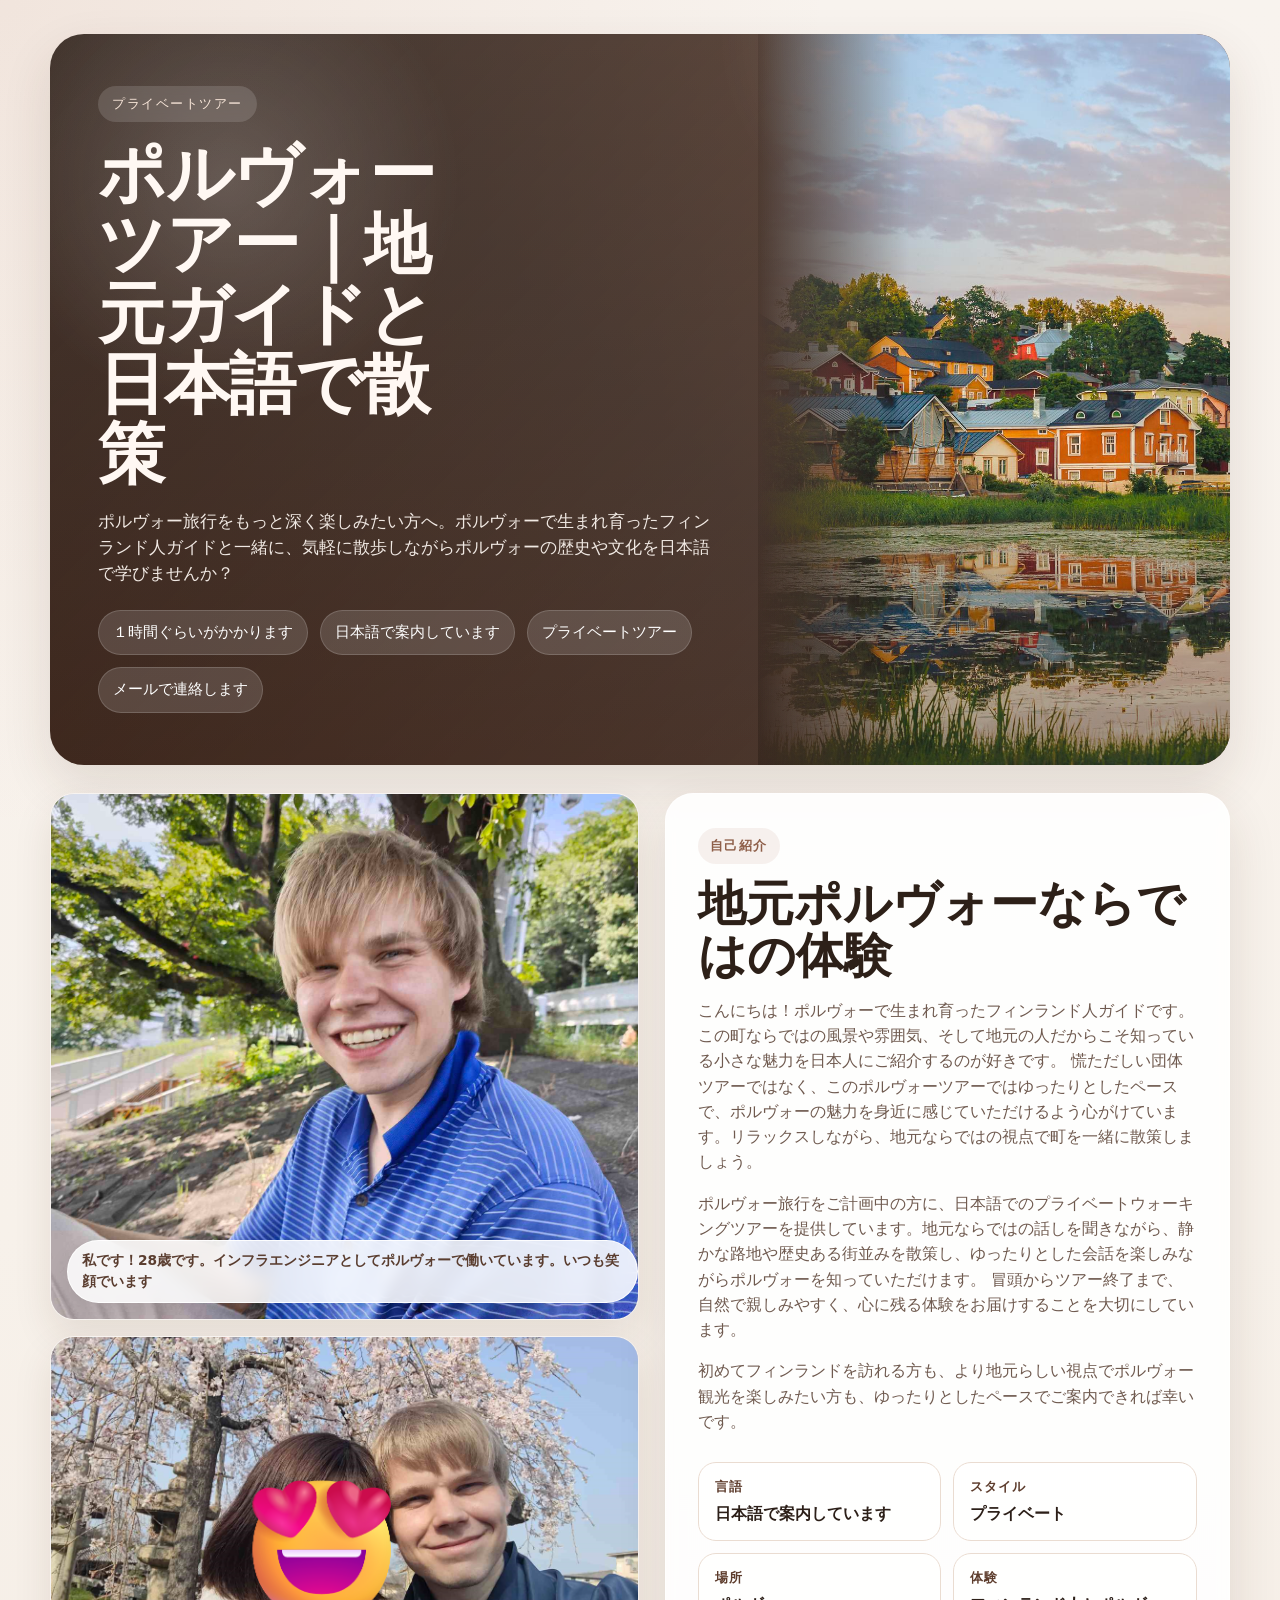
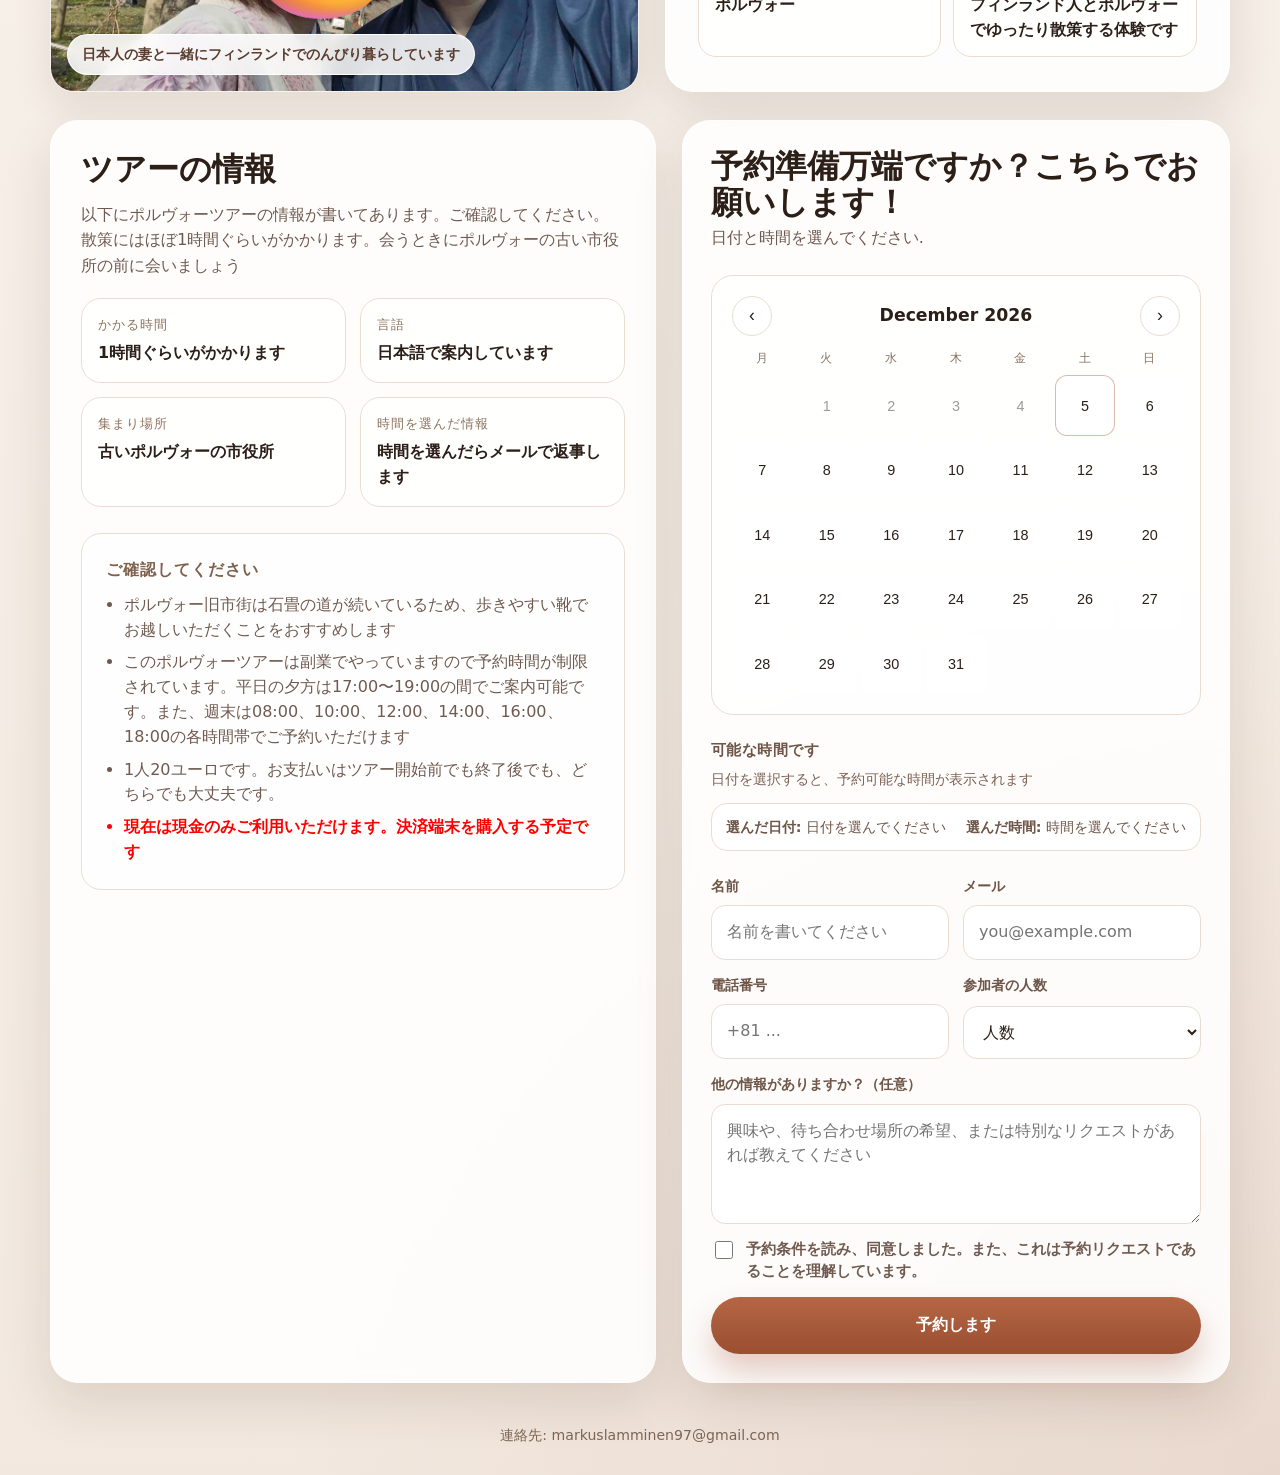
<file: index.html>
<!DOCTYPE html>
<html lang="ja">
<head>
  <meta charset="UTF-8" />
  <meta name="google-site-verification" content="KD7Ko7_CwhvpJ6Q63pUHEzukvo43Q99XIAHs6pT0tDU" />
  <meta name="viewport" content="width=device-width, initial-scale=1.0" />

  <!-- SEO: Title & Description -->
  <title>ポルヴォー観光・プライベートツアー | 日本語ガイド</title>
  <meta name="description" content="フィンランドのポルヴォーで日本語プライベートツアーを提供しています。地元生まれのフィンランド人ガイドと一緒にポルヴォー旧市街を散策しましょう。1人20ユーロ、約1時間のウォーキングツアーです。" />
  <meta name="keywords" content="ポルヴォー観光, ポルヴォーツアー, ポルヴォー日本語ガイド, フィンランド観光, ポルヴォー旅行, ポルヴォー散策, フィンランドツアー日本語, Porvoo tour Japanese" />

  <!-- Canonical URL -->
  <link rel="canonical" href="https://maukku.github.io/" />

  <!-- Open Graph -->
  <meta property="og:title" content="ポルヴォー観光・プライベートツアー | 日本語ガイド" />
  <meta property="og:description" content="地元出身のフィンランド人ガイドと一緒にポルヴォーを日本語で探索しましょう。ポルヴォー旧市街のプライベートウォーキングツアー。1人20ユーロ。" />
  <meta property="og:url" content="https://maukku.github.io/" />
  <meta property="og:type" content="website" />
  <meta property="og:image" content="https://maukku.github.io/image2.jpg" />
  <meta property="og:locale" content="ja_JP" />

  <!-- Structured Data: TouristAttraction + Offer -->
  <script type="application/ld+json">
  {
    "@context": "https://schema.org",
    "@type": "TouristTrip",
    "name": "ポルヴォープライベートウォーキングツアー（日本語）",
    "description": "フィンランド・ポルヴォー出身のガイドによる日本語プライベートウォーキングツアー。ポルヴォー旧市街を約1時間で散策します。",
    "url": "https://maukku.github.io/",
    "image": "https://maukku.github.io/image2.jpg",
    "inLanguage": "ja",
    "touristType": "日本人旅行者",
    "itinerary": {
      "@type": "ItemList",
      "name": "ポルヴォー旧市街",
      "itemListElement": [
        {
          "@type": "ListItem",
          "position": 1,
          "name": "古いポルヴォーの市役所（集合場所）"
        }
      ]
    },
    "offers": {
      "@type": "Offer",
      "price": "20",
      "priceCurrency": "EUR",
      "availability": "https://schema.org/InStock"
    },
    "provider": {
      "@type": "Person",
      "email": "markuslamminen97@gmail.com",
      "address": {
        "@type": "PostalAddress",
        "addressLocality": "Porvoo",
        "addressCountry": "FI"
      }
    }
  }
  </script>

  <style>
    :root {
      --bg: #f7f1ea;
      --paper: #fffaf5;
      --card: rgba(255,255,255,0.88);
      --text: #2c1f18;
      --muted: #6f5a4f;
      --accent: #9a4f31;
      --accent-2: #be7e60;
      --line: #eadcd1;
      --success: #3b7a57;
      --shadow: 0 20px 50px rgba(69, 39, 24, 0.12);
      --radius-xl: 28px;
      --radius-lg: 20px;
    }

    * { box-sizing: border-box; }
    html, body { margin: 0; padding: 0; }

    body {
      font-family: Inter, ui-sans-serif, system-ui, -apple-system, BlinkMacSystemFont, "Segoe UI", sans-serif;
      color: var(--text);
      background:
        radial-gradient(circle at top left, rgba(190,126,96,.12), transparent 25%),
        radial-gradient(circle at bottom right, rgba(154,79,49,.10), transparent 30%),
        linear-gradient(180deg, #f8f3ee 0%, #f7f1ea 40%, #f2e8df 100%);
      min-height: 100vh;
      line-height: 1.55;
    }

    .container {
      width: min(1180px, calc(100% - 32px));
      margin: 0 auto;
    }

    /* ===== HERO ===== */
    .hero-wrap {
      padding: 34px 0 28px;
    }

    .hero {
      position: relative;
      overflow: hidden;
      border-radius: 34px;
      background:
        linear-gradient(135deg, rgba(44,31,24,.84), rgba(92,58,42,.55)),
        linear-gradient(45deg, #7b4b37, #6d5e57 50%, #b58972);
      min-height: 460px;
      box-shadow: var(--shadow);
      display: grid;
      grid-template-columns: 1.2fr .8fr;
      align-items: stretch;
    }

    .hero:before {
      content: "";
      position: absolute;
      inset: 0;
      background:
        radial-gradient(circle at 15% 20%, rgba(255,255,255,.18), transparent 20%),
        radial-gradient(circle at 74% 0%, rgba(255,255,255,.12), transparent 18%),
        linear-gradient(to bottom, rgba(255,255,255,.05), rgba(0,0,0,.18));
      pointer-events: none;
      z-index: 0;
    }

    .hero-copy {
      padding: 52px 48px;
      color: #fff8f3;
      position: relative;
      z-index: 1;
    }

    .eyebrow {
      display: inline-flex;
      align-items: center;
      gap: 10px;
      padding: 8px 14px;
      border-radius: 999px;
      background: rgba(255,255,255,.14);
      backdrop-filter: blur(6px);
      font-size: 13px;
      letter-spacing: .12em;
      text-transform: uppercase;
      color: #f8e6d9;
    }

    h1 {
      font-family: Georgia, "Times New Roman", serif;
      font-size: clamp(2.4rem, 5.4vw, 4.2rem);
      line-height: 1.04;
      margin: 18px 0 18px;
      letter-spacing: -.02em;
      max-width: 11ch;
    }

    .hero-copy p {
      max-width: 60ch;
      color: rgba(255,248,243,.92);
      font-size: 1.05rem;
      margin: 0 0 18px;
    }

    .hero-facts {
      display: flex;
      flex-wrap: wrap;
      gap: 12px;
      margin: 24px 0 0;
    }

    .fact-pill {
      padding: 10px 14px;
      border-radius: 999px;
      background: rgba(255,255,255,.14);
      color: #fff;
      border: 1px solid rgba(255,255,255,.16);
      font-size: .96rem;
    }

    /* ===== HERO SIDE — now a photo ===== */
    .hero-side {
      position: relative;
      overflow: hidden;
      z-index: 1;
      --edge-fade: rgba(44,31,24,.55);
    }

    .hero-side img {
      position: absolute;
      inset: 0;
      width: 100%;
      height: 100%;
      object-fit: cover;
      object-position: center top;
      display: block;
      mask-image: linear-gradient(to right, transparent 0%, rgba(0,0,0,.35) 12%, black 32%);
      -webkit-mask-image: linear-gradient(to right, transparent 0%, rgba(0,0,0,.35) 12%, black 32%);
    }

    .hero-side::after {
      content: "";
      position: absolute;
      inset: 0;
      background:
        linear-gradient(to top, rgba(44,31,24,.4) 0%, transparent 40%),
        linear-gradient(to left, transparent 60%, rgba(44,31,24,.18) 100%);
      pointer-events: none;
    }

    /* ===== INTRO SECTION ===== */
    .intro-wrap {
      padding: 0 0 28px;
    }

    .intro-grid {
      display: grid;
      grid-template-columns: 1.02fr .98fr;
      gap: 26px;
      align-items: stretch;
    }

    .intro-card {
      background: var(--card);
      backdrop-filter: blur(6px);
      border: 1px solid rgba(255,255,255,.6);
      border-radius: var(--radius-xl);
      box-shadow: var(--shadow);
      overflow: hidden;
    }

    .intro-images {
      display: grid;
      grid-template-rows: 1.24fr .84fr;
      gap: 16px;
      min-height: 620px;
    }

    .intro-photo {
      position: relative;
      overflow: hidden;
      border-radius: 24px;
      border: 1px solid rgba(255,255,255,.65);
      background: #e8ddd4;
      box-shadow: 0 16px 38px rgba(69, 39, 24, 0.10);
    }

    .intro-photo.large { min-height: 380px; }
    .intro-photo.small { min-height: 220px; }

    .intro-photo img {
      position: absolute;
      inset: 0;
      width: 100%;
      height: 100%;
      object-fit: cover;
      display: block;
      transform: scale(1.01);
    }

    .photo-badge {
      position: absolute;
      left: 16px;
      bottom: 16px;
      z-index: 3;
      background: rgba(255,255,255,.86);
      color: #5a3d2f;
      padding: 9px 14px;
      border-radius: 999px;
      font-size: .86rem;
      font-weight: 700;
      border: 1px solid rgba(255,255,255,.92);
      backdrop-filter: blur(8px);
      box-shadow: 0 10px 25px rgba(0,0,0,.08);
    }

    .intro-copy {
      padding: 34px 32px;
      display: flex;
      flex-direction: column;
      justify-content: center;
    }

    .intro-kicker {
      display: inline-flex;
      align-self: flex-start;
      margin-bottom: 14px;
      padding: 8px 12px;
      border-radius: 999px;
      background: rgba(154,79,49,.08);
      color: #8e5f49;
      font-size: .8rem;
      text-transform: uppercase;
      letter-spacing: .12em;
      font-weight: 700;
    }

    .intro-title {
      font-family: Georgia, "Times New Roman", serif;
      font-size: clamp(2rem, 4.6vw, 3rem);
      line-height: 1.08;
      margin: 0 0 16px;
      color: #2d2018;
    }

    .intro-copy p {
      margin: 0 0 16px;
      color: var(--muted);
      font-size: 1.02rem;
    }

    .intro-highlights {
      display: grid;
      grid-template-columns: repeat(2, minmax(0, 1fr));
      gap: 12px;
      margin-top: 12px;
    }

    .intro-highlight {
      padding: 14px 16px;
      border-radius: 18px;
      border: 1px solid var(--line);
      background: rgba(255,255,255,.67);
    }

    .intro-highlight strong {
      display: block;
      color: #5d3c2c;
      font-size: .82rem;
      letter-spacing: .08em;
      text-transform: uppercase;
      margin-bottom: 4px;
    }

    .intro-highlight span {
      color: var(--text);
      font-weight: 600;
      font-size: .98rem;
    }

    /* ===== MAIN GRID ===== */
    .main-grid {
      display: grid;
      grid-template-columns: 1.05fr .95fr;
      gap: 26px;
      padding: 0 0 42px;
    }

    .card {
      background: var(--card);
      backdrop-filter: blur(6px);
      border: 1px solid rgba(255,255,255,.6);
      border-radius: var(--radius-xl);
      box-shadow: var(--shadow);
    }

    .details { padding: 30px; }

    .section-title {
      font-family: Georgia, serif;
      font-size: 2rem;
      margin: 0 0 14px;
      line-height: 1.15;
    }

    .lede {
      margin: 0 0 20px;
      color: var(--muted);
      font-size: 1.02rem;
    }

    .bullets {
      display: grid;
      grid-template-columns: repeat(2, minmax(0,1fr));
      gap: 14px;
      margin: 0 0 26px;
    }

    .bullet {
      padding: 16px;
      background: rgba(255,255,255,.64);
      border: 1px solid var(--line);
      border-radius: var(--radius-lg);
    }

    .bullet-label {
      display: block;
      font-size: .82rem;
      text-transform: uppercase;
      letter-spacing: .08em;
      color: #8d725f;
      margin-bottom: 6px;
    }

    .bullet-value {
      display: block;
      font-size: 1rem;
      color: var(--text);
      font-weight: 600;
    }

    .notes {
      padding: 24px;
      background: rgba(255,255,255,.55);
      border-radius: var(--radius-lg);
      border: 1px solid var(--line);
    }

    .notes h3 {
      margin: 0 0 10px;
      font-size: 1rem;
      letter-spacing: .06em;
      text-transform: uppercase;
      color: #7e614d;
    }

    .notes ul {
      margin: 0;
      padding-left: 18px;
      color: var(--muted);
    }

    .notes li + li { margin-top: 8px; }

    /* ===== BOOKING ===== */
    .booking {
      padding: 28px;
      display: grid;
      gap: 24px;
    }

    .booking h2 {
      margin: 0 0 6px;
      font-family: Georgia, serif;
      font-size: 2rem;
      line-height: 1.1;
    }

    .booking .sub {
      margin: 0;
      color: var(--muted);
    }

    .calendar-shell {
      border: 1px solid var(--line);
      border-radius: 22px;
      padding: 20px;
      background: rgba(255,255,255,.66);
    }

    .calendar-head {
      display: flex;
      align-items: center;
      justify-content: space-between;
      gap: 12px;
      margin-bottom: 14px;
    }

    .month-title {
      font-weight: 700;
      font-size: 1.08rem;
    }

    .nav-btn {
      border: 1px solid var(--line);
      background: white;
      color: var(--text);
      width: 40px;
      height: 40px;
      border-radius: 999px;
      cursor: pointer;
      font-size: 1.1rem;
      transition: .18s ease;
      flex-shrink: 0;
    }

    .nav-btn:hover {
      transform: translateY(-1px);
      box-shadow: 0 10px 20px rgba(0,0,0,.08);
    }

    .dow, .days {
      display: grid;
      grid-template-columns: repeat(7, 1fr);
      gap: 4px;
    }

    .dow div {
      text-align: center;
      font-size: .72rem;
      text-transform: uppercase;
      letter-spacing: .06em;
      color: #8b7363;
      padding-bottom: 8px;
    }

    .day {
      aspect-ratio: 1 / 1;
      border-radius: 12px;
      border: 1px solid transparent;
      background: rgba(255,255,255,.78);
      cursor: pointer;
      font-size: .9rem;
      color: var(--text);
      transition: .18s ease;
    }

    .day:hover:not(.disabled):not(.empty) {
      transform: translateY(-1px);
      border-color: #d9c1b1;
    }

    .day.disabled,
    .day.empty {
      cursor: default;
      opacity: .45;
      background: rgba(255,255,255,.4);
    }

    .day.selected {
      background: linear-gradient(180deg, var(--accent), #7d4128);
      color: white;
      box-shadow: 0 16px 32px rgba(154,79,49,.28);
    }

    .day.today { border-color: rgba(154,79,49,.38); }

    .slot-wrap { display: grid; gap: 12px; }

    .slot-title {
      font-size: .95rem;
      font-weight: 700;
      color: #6f5648;
      letter-spacing: .03em;
    }

    .slots {
      display: grid;
      grid-template-columns: repeat(auto-fit, minmax(90px, 1fr));
      gap: 8px;
    }

    .slot {
      border: 1px solid var(--line);
      background: white;
      color: var(--text);
      border-radius: 14px;
      padding: 10px 12px;
      cursor: pointer;
      font-weight: 600;
      font-size: .9rem;
      transition: .18s ease;
    }

    .slot:hover {
      transform: translateY(-1px);
      box-shadow: 0 12px 24px rgba(0,0,0,.08);
    }

    .slot.selected {
      background: linear-gradient(180deg, #b86744, var(--accent));
      color: white;
      border-color: transparent;
    }

    .booking-form {
      display: grid;
      grid-template-columns: repeat(2, minmax(0,1fr));
      gap: 14px;
    }

    .field { display: grid; gap: 8px; }
    .field.full { grid-column: 1 / -1; }

    label {
      font-size: .9rem;
      color: #6f5648;
      font-weight: 700;
    }

    input, select, textarea {
      width: 100%;
      border: 1px solid var(--line);
      border-radius: 14px;
      padding: 14px 15px;
      background: rgba(255,255,255,.95);
      color: var(--text);
      font: inherit;
      outline: none;
      transition: .18s ease;
    }

    input:focus, select:focus, textarea:focus {
      border-color: rgba(154,79,49,.45);
      box-shadow: 0 0 0 4px rgba(154,79,49,.09);
    }

    textarea {
      min-height: 120px;
      resize: vertical;
    }

    .selection-box {
      font-size: .9rem;
      color: #6f5648;
      background: #fff;
      border: 1px solid var(--line);
      border-radius: 16px;
      padding: 12px 14px;
      display: flex;
      justify-content: space-between;
      gap: 10px;
      flex-wrap: wrap;
    }

    .checkline {
      display: flex;
      gap: 10px;
      align-items: flex-start;
      font-size: .92rem;
      color: var(--muted);
    }

    .checkline input {
      width: 18px;
      height: 18px;
      flex: 0 0 auto;
      margin-top: 3px;
    }

    .submit-btn {
      border: none;
      border-radius: 999px;
      padding: 16px 24px;
      background: linear-gradient(180deg, #b56644, var(--accent));
      color: white;
      font: inherit;
      font-weight: 800;
      cursor: pointer;
      box-shadow: 0 18px 32px rgba(154,79,49,.28);
      transition: .18s ease;
      width: 100%;
    }

    .submit-btn:hover { transform: translateY(-1px); }

    .footnote {
      color: #7c6254;
      font-size: .88rem;
      margin-top: -6px;
    }

    .success-note {
      display: none;
      padding: 14px 16px;
      border-radius: 16px;
      background: rgba(59,122,87,.12);
      color: var(--success);
      border: 1px solid rgba(59,122,87,.24);
      font-weight: 600;
    }

    .footer {
      text-align: center;
      color: #7d6657;
      font-size: .88rem;
      padding: 0 0 28px;
    }

    /* ===== RESPONSIVE ===== */

    /* Tablet */
    @media (max-width: 980px) {
      .hero {
        grid-template-columns: 1fr;
        min-height: auto;
      }

      .hero-side {
        order: -1;
        height: 280px;
      }

      .hero-side img {
        object-position: center 30%;
        mask-image: linear-gradient(to bottom, black 55%, transparent 100%);
        -webkit-mask-image: linear-gradient(to bottom, black 55%, transparent 100%);
      }

      .hero-side::after {
        background: linear-gradient(to bottom, transparent 40%, rgba(44,31,24,.6) 100%);
      }

      .main-grid,
      .intro-grid {
        grid-template-columns: 1fr;
      }

      .intro-images {
        min-height: auto;
        grid-template-rows: auto auto;
      }

      .intro-photo.large { min-height: 320px; }
      .intro-photo.small { min-height: 220px; }
    }

    /* Mobile */
    @media (max-width: 720px) {
      .hero-wrap { padding-top: 14px; }

      .hero-side { height: 220px; }

      .hero-copy { padding: 28px 20px 32px; }

      h1 { font-size: clamp(1.8rem, 7vw, 2.8rem); max-width: none; }

      .hero-copy p { font-size: .97rem; }

      .fact-pill { font-size: .88rem; padding: 8px 12px; }

      .details,
      .booking { padding: 20px 16px; }

      .intro-copy { padding: 20px 16px; }

      .bullets,
      .booking-form,
      .intro-highlights {
        grid-template-columns: 1fr;
      }

      .container { width: calc(100% - 24px); }

      .intro-images { gap: 12px; }
      .intro-photo.large { min-height: 260px; }
      .intro-photo.small { min-height: 180px; }

      .dow div { font-size: .65rem; }
      .day { font-size: .82rem; border-radius: 10px; }
      .calendar-shell { padding: 14px 12px; }
      .dow, .days { gap: 3px; }

      .slots { grid-template-columns: repeat(3, 1fr); }

      .selection-box { flex-direction: column; gap: 6px; }

      .booking h2 { font-size: 1.6rem; }
      .section-title { font-size: 1.6rem; }
    }

    /* Very small phones */
    @media (max-width: 380px) {
      .slots { grid-template-columns: repeat(2, 1fr); }
      .booking-form { grid-template-columns: 1fr; }
      .field.full { grid-column: 1; }
    }
  </style>
</head>
<body>
  <div class="hero-wrap">
    <div class="container">
      <section class="hero">
        <div class="hero-copy">
          <span class="eyebrow">プライベートツアー</span>
          <h1>ポルヴォーツアー｜地元ガイドと日本語で散策</h1>
          <p>ポルヴォー旅行をもっと深く楽しみたい方へ。ポルヴォーで生まれ育ったフィンランド人ガイドと一緒に、気軽に散歩しながらポルヴォーの歴史や文化を日本語で学びませんか？</p>
          <div class="hero-facts">
            <span class="fact-pill">１時間ぐらいがかかります</span>
            <span class="fact-pill">日本語で案内しています</span>
            <span class="fact-pill">プライベートツアー</span>
            <span class="fact-pill">メールで連絡します</span>
          </div>
        </div>

        <div class="hero-side">
          <img src="image2.jpg" alt="ポルヴォー旧市街の風景" />
        </div>
      </section>
    </div>
  </div>

  <!-- INTRO SECTION -->
  <div class="intro-wrap">
    <div class="container">
      <section class="intro-grid">
        <div class="intro-images">
          <div class="intro-photo large">
            <img src="IMG20240601141951.jpg" alt="ポルヴォー日本語ガイド・地元フィンランド人" />
            <span class="photo-badge">私です！28歳です。インフラエンジニアとしてポルヴォーで働いています。いつも笑顔でいます</span>
          </div>

          <div class="intro-photo small">
            <img src="image.jpg" alt="日本人の妻とポルヴォーで暮らしています" />
            <span class="photo-badge">日本人の妻と一緒にフィンランドでのんびり暮らしています</span>
          </div>
        </div>

        <div class="intro-card intro-copy">
          <span class="intro-kicker">自己紹介</span>
          <h2 class="intro-title">地元ポルヴォーならではの体験</h2>

          <p>
            こんにちは！ポルヴォーで生まれ育ったフィンランド人ガイドです。この町ならではの風景や雰囲気、そして地元の人だからこそ知っている小さな魅力を日本人にご紹介するのが好きです。
            慌ただしい団体ツアーではなく、このポルヴォーツアーではゆったりとしたペースで、ポルヴォーの魅力を身近に感じていただけるよう心がけています。リラックスしながら、地元ならではの視点で町を一緒に散策しましょう。
          </p>

          <p>
            ポルヴォー旅行をご計画中の方に、日本語でのプライベートウォーキングツアーを提供しています。地元ならではの話しを聞きながら、静かな路地や歴史ある街並みを散策し、ゆったりとした会話を楽しみながらポルヴォーを知っていただけます。
            冒頭からツアー終了まで、自然で親しみやすく、心に残る体験をお届けすることを大切にしています。
          </p>

          <p>
            初めてフィンランドを訪れる方も、より地元らしい視点でポルヴォー観光を楽しみたい方も、ゆったりとしたペースでご案内できれば幸いです。
          </p>

          <div class="intro-highlights">
            <div class="intro-highlight">
              <strong>言語</strong>
              <span>日本語で案内しています</span>
            </div>
            <div class="intro-highlight">
              <strong>スタイル</strong>
              <span>プライベート</span>
            </div>
            <div class="intro-highlight">
              <strong>場所</strong>
              <span>ポルヴォー</span>
            </div>
            <div class="intro-highlight">
              <strong>体験</strong>
              <span>フィンランド人とポルヴォーでゆったり散策する体験です</span>
            </div>
          </div>
        </div>
      </section>
    </div>
  </div>

  <main class="container main-grid">
    <section class="card details">
      <h2 class="section-title">ツアーの情報</h2>
      <p class="lede">
        以下にポルヴォーツアーの情報が書いてあります。ご確認してください。散策にはほぼ1時間ぐらいがかかります。会うときにポルヴォーの古い市役所の前に会いましょう
      </p>

      <div class="bullets">
        <div class="bullet">
          <span class="bullet-label">かかる時間</span>
          <span class="bullet-value">1時間ぐらいがかかります</span>
        </div>
        <div class="bullet">
          <span class="bullet-label">言語</span>
          <span class="bullet-value">日本語で案内しています</span>
        </div>
        <div class="bullet">
          <span class="bullet-label">集まり場所</span>
          <span class="bullet-value">古いポルヴォーの市役所</span>
        </div>
        <div class="bullet">
          <span class="bullet-label">時間を選んだ情報</span>
          <span class="bullet-value">時間を選んだらメールで返事します</span>
        </div>
      </div>

      <div class="notes">
        <h3>ご確認してください</h3>
        <ul>
          <li>ポルヴォー旧市街は石畳の道が続いているため、歩きやすい靴でお越しいただくことをおすすめします</li>
          <li>このポルヴォーツアーは副業でやっていますので予約時間が制限されています。平日の夕方は17:00〜19:00の間でご案内可能です。また、週末は08:00、10:00、12:00、14:00、16:00、18:00の各時間帯でご予約いただけます</li>
          <li>1人20ユーロです。お支払いはツアー開始前でも終了後でも、どちらでも大丈夫です。</li>
          <li style="color:red; font-size:16px; font-weight:bold;">
            現在は現金のみご利用いただけます。決済端末を購入する予定です
          </li>
        </ul>
      </div>
    </section>

    <section class="card booking">
      <div>
        <h2>予約準備万端ですか？こちらでお願いします！</h2>
        <p class="sub">日付と時間を選んでください.</p>
      </div>

      <div class="calendar-shell">
        <div class="calendar-head">
          <button class="nav-btn" id="prevMonth" type="button" aria-label="Previous month">‹</button>
          <div class="month-title" id="monthTitle">Month Year</div>
          <button class="nav-btn" id="nextMonth" type="button" aria-label="Next month">›</button>
        </div>

        <div class="dow">
          <div>月</div>
          <div>火</div>
          <div>水</div>
          <div>木</div>
          <div>金</div>
          <div>土</div>
          <div>日</div>
        </div>

        <div class="days" id="calendarDays"></div>
      </div>

      <div class="slot-wrap">
        <div class="slot-title">可能な時間です</div>
        <div class="slots" id="timeSlots"></div>
        <div class="selection-box">
          <span><strong>選んだ日付:</strong> <span id="selectedDateText">日付を選んでください</span></span>
          <span><strong>選んだ時間:</strong> <span id="selectedTimeText">時間を選んでください</span></span>
        </div>
      </div>

      <div class="success-note" id="localSuccess">
        選んだ情報は大丈夫ですか？最初の送信後、FormSubmitからGmailに送られる認証メールを一度ご確認ください。
      </div>

      <form class="booking-form" id="bookingForm" action="https://formsubmit.co/markuslamminen97@gmail.com" method="POST">
        <input type="hidden" name="_subject" value="New Porvoo Japanese Tour Booking" />
        <input type="hidden" name="_captcha" value="false" />
        <input type="hidden" name="_template" value="table" />
        <input type="hidden" name="Tour" value="Private Japanese Tour in Porvoo" />
        <input type="hidden" name="Selected Date" id="hiddenDate" value="" />
        <input type="hidden" name="Selected Time" id="hiddenTime" value="" />
        <input type="hidden" name="Start Point" value="Old Town Hall / by agreement" />

        <div class="field">
          <label for="name">名前</label>
          <input id="name" name="Name" type="text" placeholder="名前を書いてください" required />
        </div>

        <div class="field">
          <label for="email">メール</label>
          <input id="email" name="Email" type="email" placeholder="you@example.com" required />
        </div>

        <div class="field">
          <label for="phone">電話番号</label>
          <input id="phone" name="Telephone" type="tel" placeholder="+81 ..." required />
        </div>

        <div class="field">
          <label for="participants">参加者の人数</label>
          <select id="participants" name="Participants" required>
            <option value="">人数</option>
            <option>1人</option>
            <option>2人</option>
            <option>3人</option>
            <option>4人</option>
            <option>5+人</option>
          </select>
        </div>

        <div class="field full">
          <label for="notes">他の情報がありますか？（任意）</label>
          <textarea id="notes" name="Additional Notes" placeholder="興味や、待ち合わせ場所の希望、または特別なリクエストがあれば教えてください"></textarea>
        </div>

        <div class="field full">
          <label class="checkline" for="terms">
            <input id="terms" name="Accepted Terms" type="checkbox" value="Yes" required />
            <span>予約条件を読み、同意しました。また、これは予約リクエストであることを理解しています。</span>
          </label>
        </div>

        <div class="field full">
          <button class="submit-btn" type="submit">予約します</button>
        </div>
      </form>
    </section>
  </main>

  <div class="container footer">連絡先: markuslamminen97@gmail.com</div>

  <script>
    const monthTitle = document.getElementById('monthTitle');
    const calendarDays = document.getElementById('calendarDays');
    const timeSlotsEl = document.getElementById('timeSlots');
    const selectedDateText = document.getElementById('selectedDateText');
    const selectedTimeText = document.getElementById('selectedTimeText');
    const hiddenDate = document.getElementById('hiddenDate');
    const hiddenTime = document.getElementById('hiddenTime');
    const localSuccess = document.getElementById('localSuccess');

    const weekdaySlots = {
      1: ['17:00', '19:00'],
      2: ['17:00', '19:00'],
      3: ['17:00', '19:00'],
      4: ['17:00', '19:00'],
      5: ['17:00', '19:00'],
      6: ['08:00', '10:00', '12:00', '14:00', '16:00', '18:00'],
      0: ['08:00', '10:00', '12:00', '14:00', '16:00', '18:00']
    };

    let viewDate = new Date();
    viewDate.setDate(1);

    let selectedDate = null;
    let selectedTime = '';

    const today = new Date();
    today.setHours(0, 0, 0, 0);

    function formatDisplayDate(date) {
      return new Intl.DateTimeFormat('en-GB', {
        weekday: 'short', day: 'numeric', month: 'long', year: 'numeric'
      }).format(date);
    }

    function formatISODate(date) {
      const y = date.getFullYear();
      const m = String(date.getMonth() + 1).padStart(2, '0');
      const d = String(date.getDate()).padStart(2, '0');
      return `${y}-${m}-${d}`;
    }

    function getMondayFirstOffset(jsDay) {
      return (jsDay + 6) % 7;
    }

    function renderCalendar() {
      calendarDays.innerHTML = '';
      const year = viewDate.getFullYear();
      const month = viewDate.getMonth();

      monthTitle.textContent = new Intl.DateTimeFormat('en-GB', {
        month: 'long', year: 'numeric'
      }).format(viewDate);

      const firstDay = new Date(year, month, 1);
      const offset = getMondayFirstOffset(firstDay.getDay());
      const daysInMonth = new Date(year, month + 1, 0).getDate();

      for (let i = 0; i < offset; i++) {
        const filler = document.createElement('button');
        filler.className = 'day empty';
        filler.type = 'button';
        filler.disabled = true;
        calendarDays.appendChild(filler);
      }

      for (let day = 1; day <= daysInMonth; day++) {
        const date = new Date(year, month, day);
        date.setHours(0, 0, 0, 0);

        const btn = document.createElement('button');
        btn.type = 'button';
        btn.className = 'day';
        btn.textContent = day;

        const isPast = date < today;
        const isToday = date.getTime() === today.getTime();
        const isSelected = selectedDate && date.getTime() === selectedDate.getTime();

        if (isPast) btn.classList.add('disabled');
        if (isToday) btn.classList.add('today');
        if (isSelected) btn.classList.add('selected');
        btn.disabled = isPast;

        if (!isPast) {
          btn.addEventListener('click', () => {
            selectedDate = date;
            selectedTime = '';
            updateSelection();
            renderCalendar();
            renderSlots();
          });
        }

        calendarDays.appendChild(btn);
      }
    }

    function renderSlots() {
      timeSlotsEl.innerHTML = '';

      if (!selectedDate) {
        const info = document.createElement('div');
        info.className = 'footnote';
        info.textContent = '日付を選択すると、予約可能な時間が表示されます';
        timeSlotsEl.appendChild(info);
        return;
      }

      const slots = weekdaySlots[selectedDate.getDay()] || [];

      if (!slots.length) {
        const info = document.createElement('div');
        info.className = 'footnote';
        info.textContent = 'この日は空きがありません';
        timeSlotsEl.appendChild(info);
        return;
      }

      slots.forEach(slot => {
        const btn = document.createElement('button');
        btn.type = 'button';
        btn.className = 'slot' + (selectedTime === slot ? ' selected' : '');
        btn.textContent = slot;
        btn.addEventListener('click', () => {
          selectedTime = slot;
          updateSelection();
          renderSlots();
        });
        timeSlotsEl.appendChild(btn);
      });
    }

    function updateSelection() {
      selectedDateText.textContent = selectedDate ? formatDisplayDate(selectedDate) : '日付を選んでください';
      selectedTimeText.textContent = selectedTime || '時間を選んでください';
      hiddenDate.value = selectedDate ? formatISODate(selectedDate) : '';
      hiddenTime.value = selectedTime || '';
      localSuccess.style.display = (selectedDate && selectedTime) ? 'block' : 'none';
    }

    document.getElementById('prevMonth').addEventListener('click', () => {
      viewDate.setMonth(viewDate.getMonth() - 1);
      renderCalendar();
    });

    document.getElementById('nextMonth').addEventListener('click', () => {
      viewDate.setMonth(viewDate.getMonth() + 1);
      renderCalendar();
    });

    document.getElementById('bookingForm').addEventListener('submit', (e) => {
      if (!selectedDate || !selectedTime) {
        e.preventDefault();
        alert('ご予約リクエストを送信する前に、日付と時間を選択してください。');
      }
    });

    updateSelection();
    renderCalendar();
    renderSlots();
  </script>
</body>
</html>
</file>
